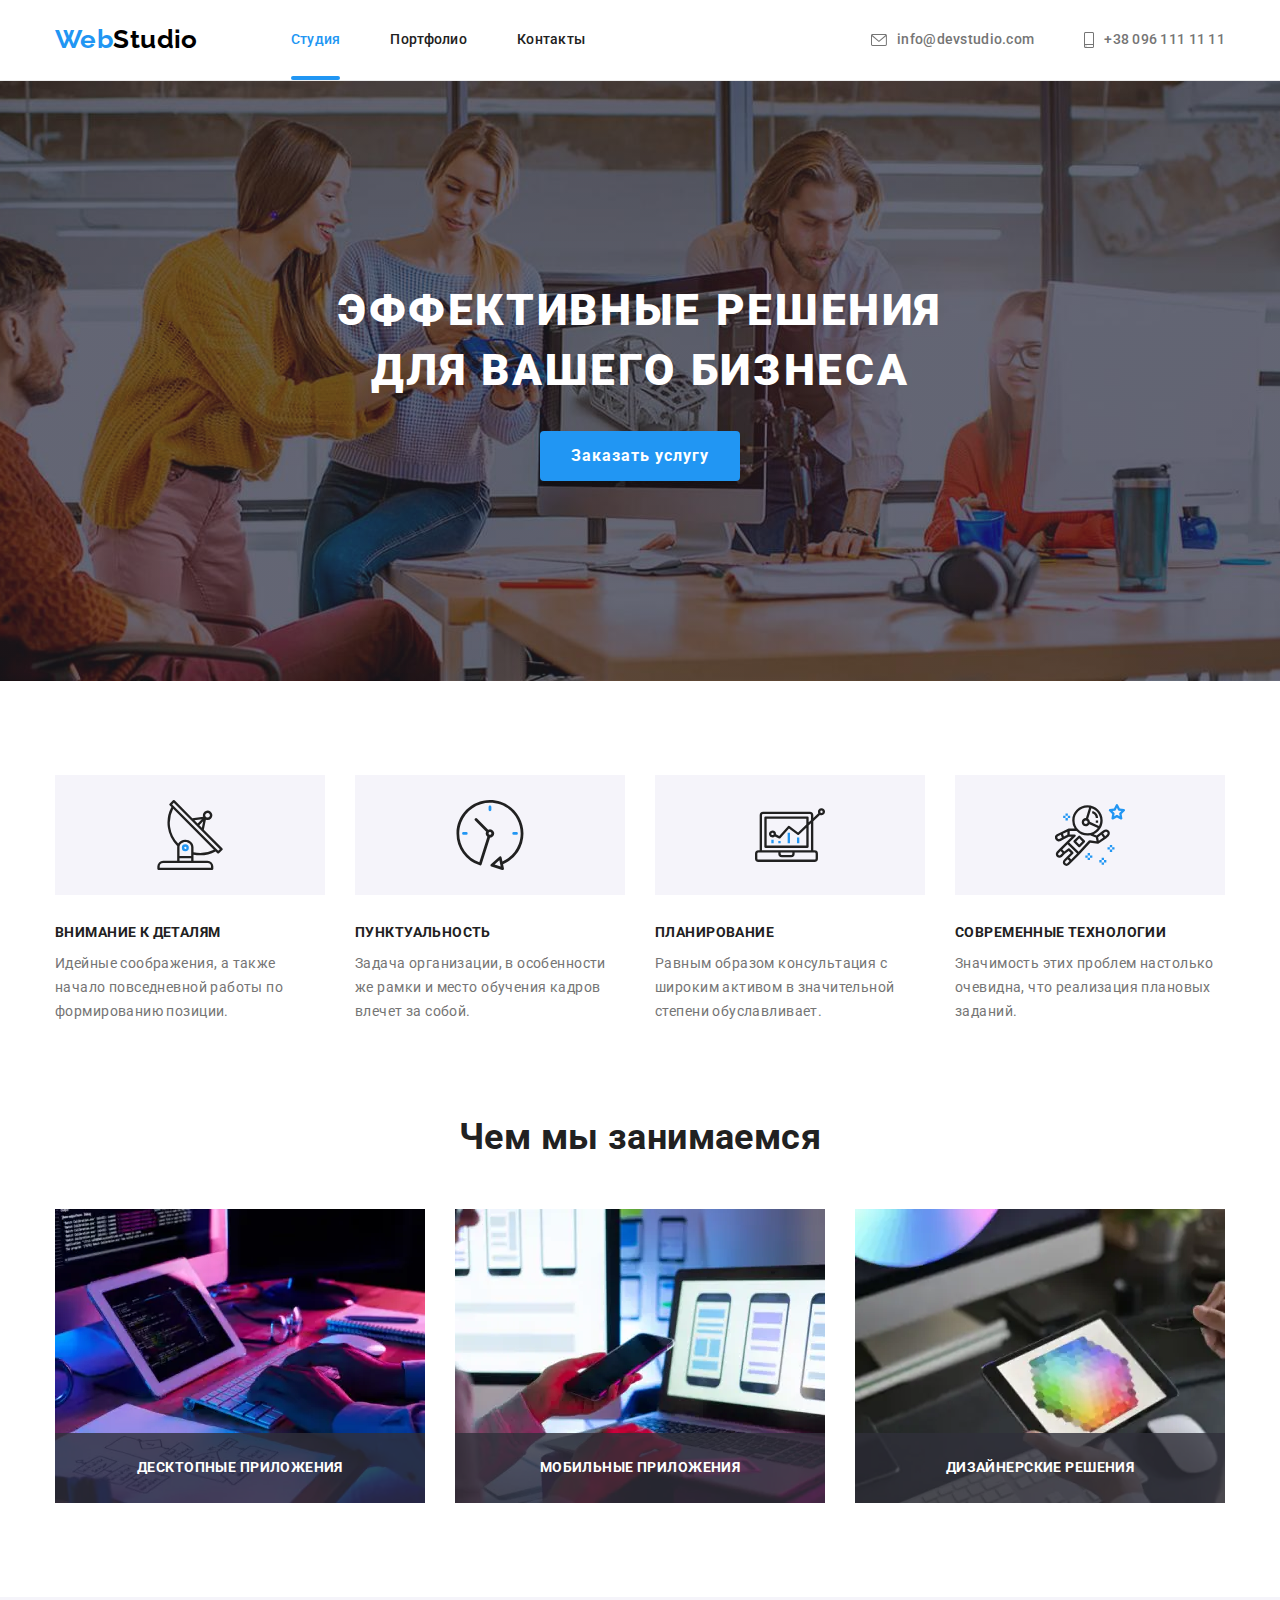
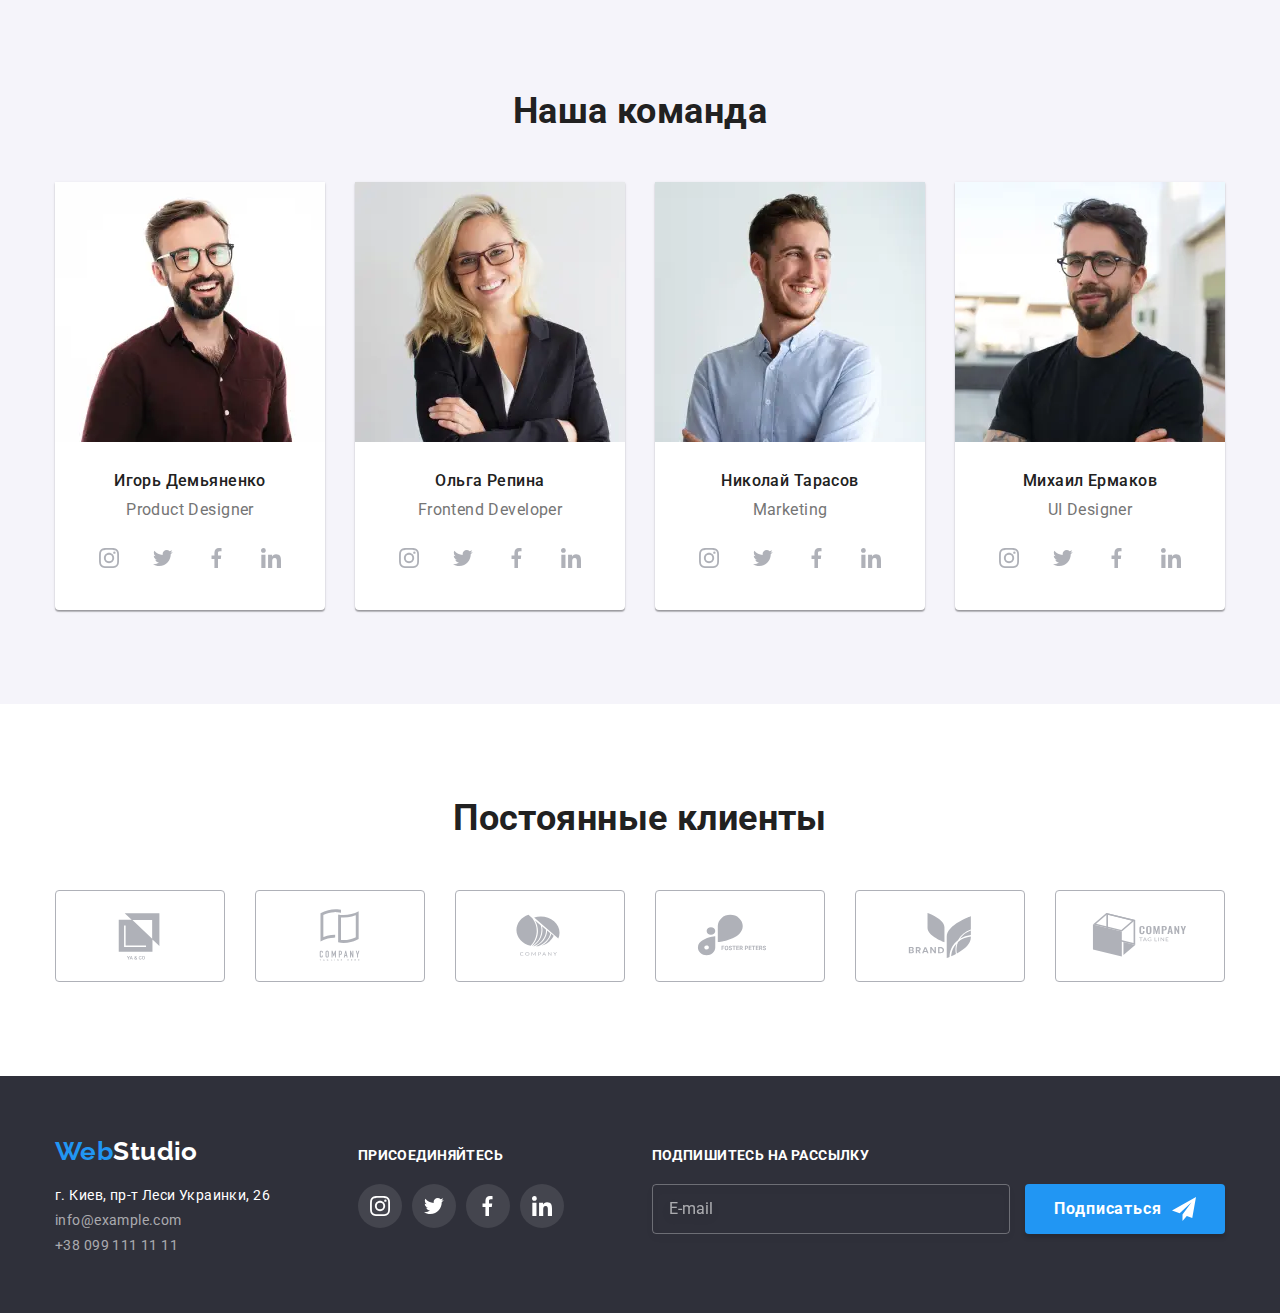
<file: index.html>
<!DOCTYPE html>
<html lang="ru">
  <head>
    <meta charset="UTF-8" />
    <meta http-equiv="X-UA-Compatible" content="IE=edge" />
    <meta name="viewport" content="width=device-width, initial-scale=1.0" />
    <title>Моя Студия</title>
    <link rel="preconnect" href="https://fonts.gstatic.com" />
    <link
      href="https://fonts.googleapis.com/css2?family=Raleway:wght@700&family=Roboto:wght@400;500;700;900&display=swap"
      rel="stylesheet"
    />
    <link
      rel="stylesheet"
      href="https://cdnjs.cloudflare.com/ajax/libs/modern-normalize/1.0.0/modern-normalize.min.css"
    />
    <link rel="stylesheet" href="./css/main.min.css" />
  </head>

  <body>
    <!-- Шапка -->
    <header class="header">
      <div class="container header__container">
        <nav class="site-nav">
          <a href="./index.html" class="logo header__logo">
            <span class="logo--accent">Web</span>Studio</a
          >
          <button class="site-nav__button" type="button" data-menu-button>
            <svg width="24px" height="16px">
              <use href="./images/icons.svg#menu-open"></use>
            </svg>
          </button>
          <ul class="site-nav__list">
            <li class="site-nav__item">
              <a href="./index.html" class="site-nav__link current">Студия</a>
            </li>
            <li class="site-nav__item">
              <a href="./portfolio.html" class="site-nav__link">Портфолио</a>
            </li>
            <li class="site-nav__item">
              <a href="#" class="site-nav__link">Контакты</a>
            </li>
          </ul>
        </nav>
        <ul class="contacts">
          <li class="contacts__item">
            <a href="mailto:info@devstudio.com" class="contacts__link">
              <svg class="contacts__icon" width="16" height="12">
                <use href="./images/icons.svg#mail"></use>
              </svg>
              info@devstudio.com</a
            >
          </li>
          <li class="contacts__item">
            <a href="tel:+380961111111" class="contacts__link">
              <svg class="contacts__icon" width="10" height="16">
                <use href="./images/icons.svg#smartphone"></use>
              </svg>
              +38 096 111 11 11</a
            >
          </li>
        </ul>
      </div>

      <!-- Мобильное меню -->
      <div class="mobile-menu" data-menu>
        <button class="mobile-menu__button" data-menu-close>
          <svg class="mobile-menu__icon">
            <use href="./images/icons.svg#menu-close"></use>
          </svg>
        </button>

        <nav class="mobile-nav">
          <ul class="mobile-nav__list">
            <li class="mobile-nav__item">
              <a href="./index.html" class="mobile-nav__link">Студия</a>
            </li>
            <li class="mobile-nav__item">
              <a href="./portfolio.html" class="mobile-nav__link">Портфолио</a>
            </li>
            <li class="mobile-nav__item">
              <a href="#" class="mobile-nav__link">Контакты</a>
            </li>
          </ul>
        </nav>

        <div class="mobile-contacts">
          <a href="tel:+380961111111" class="mobile-contacts__tel">+38 096 111 11 11</a>
          <a href="mailto:info@devstudio.com" class="mobile-contacts__mail">info@devstudio.com</a>

          <ul class="mobile-socials">
            <li class="mobile-socials__item">
              <a href="#" class="mobile-socials__link">Instagram</a>
            </li>
            <li class="mobile-socials__item">
              <a href="#" class="mobile-socials__link">Twitter</a>
            </li>
            <li class="mobile-socials__item">
              <a href="#" class="mobile-socials__link">Facebook</a>
            </li>
            <li class="mobile-socials__item">
              <a href="#" class="mobile-socials__link">LinkedIn</a>
            </li>
          </ul>
        </div>
      </div>
    </header>

    <!-- Мейн контент -->
    <main>
      <!-- Герой -->
      <section class="hero">
        <div class="hero__background">
          <div class="container">
            <h1 class="hero__title">Эффективные решения для вашего бизнеса</h1>
            <button type="button" class="button" data-modal-open>Заказать услугу</button>
          </div>
        </div>
      </section>

      <!-- Преимущества -->
      <section class="section section__no-padding-bottom">
        <h2 class="visually-hidden">Наши Преимущества</h2>
        <div class="container">
          <ul class="features">
            <li class="features__item">
              <div class="features__image">
                <svg class="features__icon">
                  <use href="./images/icons.svg#antenna"></use>
                </svg>
              </div>
              <h3 class="features__title">Внимание к деталям</h3>
              <p class="features__desc">
                Идейные соображения, а также начало повседневной работы по формированию позиции.
              </p>
            </li>
            <li class="features__item">
              <div class="features__image">
                <svg class="features__icon">
                  <use href="./images/icons.svg#clock"></use>
                </svg>
              </div>
              <h3 class="features__title">Пунктуальность</h3>
              <p class="features__desc">
                Задача организации, в особенности же рамки и место обучения кадров влечет за собой.
              </p>
            </li>
            <li class="features__item">
              <div class="features__image">
                <svg class="features__icon">
                  <use href="./images/icons.svg#diagram"></use>
                </svg>
              </div>
              <h3 class="features__title">Планирование</h3>
              <p class="features__desc">
                Равным образом консультация с широким активом в значительной степени обуславливает.
              </p>
            </li>
            <li class="features__item">
              <div class="features__image">
                <svg class="features__icon">
                  <use href="./images/icons.svg#astronaut"></use>
                </svg>
              </div>
              <h3 class="features__title">Современные технологии</h3>
              <p class="features__desc">
                Значимость этих проблем настолько очевидна, что реализация плановых заданий.
              </p>
            </li>
          </ul>
        </div>
      </section>

      <!-- Чем мы занимаемся -->
      <section class="section hide">
        <div class="container">
          <h2 class="section-title">Чем мы занимаемся</h2>
          <ul class="occupation">
            <li class="occupation__card">
              <picture>
                <source
                  srcset="./images/desktop/feature1.webp 1x, ./images/desktop/feature1@2x.webp 2x"
                  media="(min-width: 1200px)"
                  type="image/webp"
                />
                <source
                  srcset="./images/desktop/feature1.jpg 1x, ./images/desktop/feature1@2x.jpg 2x"
                  media="(min-width: 1200px)"
                />
                <img src="#" alt="рабочий стол" width="370" height="294" />
              </picture>
              <p class="occupation__overlay">Десктопные приложения</p>
            </li>
            <li class="occupation__card">
              <picture>
                <source
                  srcset="./images/desktop/feature2.webp 1x, ./images/desktop/feature2@2x.webp 2x"
                  media="(min-width: 1200px)"
                  type="image/webp"
                />
                <source
                  srcset="./images/desktop/feature2.jpg 1x, ./images/desktop/feature2@2x.jpg 2x"
                  media="(min-width: 1200px)"
                />
                <img src="#" alt="человек с телефоном возле ноутбука" width="370" height="294" />
              </picture>
              <p class="occupation__overlay">Мобильные приложения</p>
            </li>
            <li class="occupation__card">
              <picture>
                <source
                  srcset="./images/desktop/feature3.webp 1x, ./images/desktop/feature3@2x.webp 2x"
                  media="(min-width: 1200px)"
                  type="image/webp"
                />
                <source
                  srcset="./images/desktop/feature3.jpg 1x, ./images/desktop/feature3@2x.jpg 2x"
                  media="(min-width: 1200px)"
                />
                <img src="#" alt="человек с планшетом" width="370" height="294" />
              </picture>
              <p class="occupation__overlay">Дизайнерские решения</p>
            </li>
          </ul>
        </div>
      </section>

      <!-- Наша команда -->
      <section class="section section--bg-gray">
        <div class="container">
          <h2 class="section-title">Наша команда</h2>
          <ul class="team">
            <li class="team__card">
              <picture>
                <source
                  srcset="./images/desktop/team1.webp 1x, ./images/desktop/team1@2x.webp 2x"
                  media="(min-width: 1200px)"
                  type="image/webp"
                />
                <source
                  srcset="./images/desktop/team1.jpg 1x, ./images/desktop/team1@2x.jpg 2x"
                  media="(min-width: 1200px)"
                />
                <source
                  srcset="./images/tablet/team1.webp 1x, ./images/tablet/team1@2x.webp 2x"
                  media="(min-width: 768px)"
                  type="image/webp"
                />
                <source
                  srcset="./images/tablet/team1.jpg 1x, ./images/tablet/team1@2x.jpg 2x"
                  media="(min-width: 768px)"
                />
                <source
                  srcset="./images/mobile/team1.webp 1x, ./images/mobile/team1@2x.webp 2x"
                  media="(max-width: 767px)"
                  type="image/webp"
                />
                <source
                  srcset="./images/mobile/team1.jpg 1x, ./images/mobile/team1@2x.jpg 2x"
                  media="(max-width: 767px)"
                />
                <img class="team__photo" src="#" alt="мужчина в очках и бордовой рубашке" />
              </picture>
              <div class="team__meta">
                <h3 class="team__name">Игорь Демьяненко</h3>
                <p lang="en" class="team__role">Product Designer</p>
                <ul class="socials">
                  <li class="socials__item">
                    <a class="socials__link" href="#">
                      <svg class="socials__icon">
                        <use href="./images/icons.svg#instagram"></use>
                      </svg>
                    </a>
                  </li>
                  <li>
                    <a class="socials__link" href="#">
                      <svg class="socials__icon">
                        <use href="./images/icons.svg#twitter"></use>
                      </svg>
                    </a>
                  </li>
                  <li>
                    <a class="socials__link" href="#"
                      ><svg class="socials__icon">
                        <use href="./images/icons.svg#facebook"></use>
                      </svg>
                    </a>
                  </li>
                  <li>
                    <a class="socials__link" href="#"
                      ><svg class="socials__icon">
                        <use href="./images/icons.svg#linkedin"></use>
                      </svg>
                    </a>
                  </li>
                </ul>
              </div>
            </li>

            <li class="team__card">
              <picture>
                <source
                  srcset="./images/desktop/team2.webp 1x, ./images/desktop/team2@2x.webp 2x"
                  media="(min-width: 1200px)"
                  type="image/webp"
                />
                <source
                  srcset="./images/desktop/team2.jpg 1x, ./images/desktop/team2@2x.jpg 2x"
                  media="(min-width: 1200px)"
                />
                <source
                  srcset="./images/tablet/team2.webp 1x, ./images/tablet/team2@2x.webp 2x"
                  media="(min-width: 768px)"
                  type="image/webp"
                />
                <source
                  srcset="./images/tablet/team2.jpg 1x, ./images/tablet/team2@2x.jpg 2x"
                  media="(min-width: 768px)"
                />
                <source
                  srcset="./images/mobile/team2.webp 1x, ./images/mobile/team2@2x.webp 2x"
                  media="(max-width: 767px)"
                  type="image/webp"
                />
                <source
                  srcset="./images/mobile/team2.jpg 1x, ./images/mobile/team2@2x.jpg 2x"
                  media="(max-width: 767px)"
                />
                <img class="team__photo" src="#" alt="девушка в очках в черном пиджаке" />
              </picture>
              <div class="team__meta">
                <h3 class="team__name">Ольга Репина</h3>
                <p lang="en" class="team__role">Frontend Developer</p>
                <ul class="socials">
                  <li class="socials__item">
                    <a class="socials__link" href="#">
                      <svg class="socials__icon">
                        <use href="./images/icons.svg#instagram"></use>
                      </svg>
                    </a>
                  </li>
                  <li>
                    <a class="socials__link" href="#">
                      <svg class="socials__icon">
                        <use href="./images/icons.svg#twitter"></use>
                      </svg>
                    </a>
                  </li>
                  <li>
                    <a class="socials__link" href="#"
                      ><svg class="socials__icon">
                        <use href="./images/icons.svg#facebook"></use>
                      </svg>
                    </a>
                  </li>
                  <li>
                    <a class="socials__link" href="#"
                      ><svg class="socials__icon">
                        <use href="./images/icons.svg#linkedin"></use>
                      </svg>
                    </a>
                  </li>
                </ul>
              </div>
            </li>

            <li class="team__card">
              <picture>
                <source
                  srcset="./images/desktop/team3.webp 1x, ./images/desktop/team3@2x.webp 2x"
                  media="(min-width: 1200px)"
                  type="image/webp"
                />
                <source
                  srcset="./images/desktop/team3.jpg 1x, ./images/desktop/team3@2x.jpg 2x"
                  media="(min-width: 1200px)"
                />
                <source
                  srcset="./images/tablet/team3.webp 1x, ./images/tablet/team3@2x.webp 2x"
                  media="(min-width: 768px)"
                  type="image/webp"
                />
                <source
                  srcset="./images/tablet/team3.jpg 1x, ./images/tablet/team3@2x.jpg 2x"
                  media="(min-width: 768px)"
                />
                <source
                  srcset="./images/mobile/team3.webp 1x, ./images/mobile/team3@2x.webp 2x"
                  media="(max-width: 767px)"
                  type="image/webp"
                />
                <source
                  srcset="./images/mobile/team3.jpg 1x, ./images/mobile/team3@2x.jpg 2x"
                  media="(max-width: 767px)"
                />
                <img class="team__photo" src="#" alt="мужчина в светлой рубашке" />
              </picture>
              <div class="team__meta">
                <h3 class="team__name">Николай Тарасов</h3>
                <p lang="en" class="team__role">Marketing</p>
                <ul class="socials">
                  <li class="socials__item">
                    <a class="socials__link" href="#">
                      <svg class="socials__icon">
                        <use href="./images/icons.svg#instagram"></use>
                      </svg>
                    </a>
                  </li>
                  <li>
                    <a class="socials__link" href="#">
                      <svg class="socials__icon">
                        <use href="./images/icons.svg#twitter"></use>
                      </svg>
                    </a>
                  </li>
                  <li>
                    <a class="socials__link" href="#"
                      ><svg class="socials__icon">
                        <use href="./images/icons.svg#facebook"></use>
                      </svg>
                    </a>
                  </li>
                  <li>
                    <a class="socials__link" href="#"
                      ><svg class="socials__icon">
                        <use href="./images/icons.svg#linkedin"></use>
                      </svg>
                    </a>
                  </li>
                </ul>
              </div>
            </li>

            <li class="team__card">
              <picture>
                <source
                  srcset="./images/desktop/team4.webp 1x, ./images/desktop/team4@2x.webp 2x"
                  media="(min-width: 1200px)"
                  type="image/webp"
                />
                <source
                  srcset="./images/desktop/team4.jpg 1x, ./images/desktop/team4@2x.jpg 2x"
                  media="(min-width: 1200px)"
                />
                <source
                  srcset="./images/tablet/team4.webp 1x, ./images/tablet/team4@2x.webp 2x"
                  media="(min-width: 768px)"
                  type="image/webp"
                />
                <source
                  srcset="./images/tablet/team4.jpg 1x, ./images/tablet/team4@2x.jpg 2x"
                  media="(min-width: 768px)"
                />
                <source
                  srcset="./images/mobile/team4.webp 1x, ./images/mobile/team4@2x.webp 2x"
                  media="(max-width: 767px)"
                  type="image/webp"
                />
                <source
                  srcset="./images/mobile/team4.jpg 1x, ./images/mobile/team4@2x.jpg 2x"
                  media="(max-width: 767px)"
                />
                <img class="team__photo" src="#" alt="мужчина в очках в черной футболке" />
              </picture>
              <div class="team__meta">
                <h3 class="team__name">Михаил Ермаков</h3>
                <p lang="en" class="team__role">UI Designer</p>
                <ul class="socials">
                  <li>
                    <a class="socials__link" href="#">
                      <svg class="socials__icon">
                        <use href="./images/icons.svg#instagram"></use>
                      </svg>
                    </a>
                  </li>
                  <li>
                    <a class="socials__link" href="#">
                      <svg class="socials__icon">
                        <use href="./images/icons.svg#twitter"></use>
                      </svg>
                    </a>
                  </li>
                  <li>
                    <a class="socials__link" href="#"
                      ><svg class="socials__icon">
                        <use href="./images/icons.svg#facebook"></use>
                      </svg>
                    </a>
                  </li>
                  <li>
                    <a class="socials__link" href="#"
                      ><svg class="socials__icon">
                        <use href="./images/icons.svg#linkedin"></use>
                      </svg>
                    </a>
                  </li>
                </ul>
              </div>
            </li>
          </ul>
        </div>
      </section>

      <!-- Постоянные клиенты -->

      <section class="section">
        <div class="container">
          <h2 class="section-title">Постоянные клиенты</h2>
          <ul class="clients">
            <li class="clients__item">
              <a class="clients__link" href="#">
                <svg class="clients__icon">
                  <use href="./images/icons.svg#company1"></use>
                </svg>
              </a>
            </li>
            <li class="clients__item">
              <a class="clients__link" href="#">
                <svg class="clients__icon">
                  <use href="./images/icons.svg#company2"></use>
                </svg>
              </a>
            </li>
            <li class="clients__item">
              <a class="clients__link" href="#">
                <svg class="clients__icon">
                  <use href="./images/icons.svg#company3"></use>
                </svg>
              </a>
            </li>
            <li class="clients__item">
              <a class="clients__link" href="#">
                <svg class="clients__icon">
                  <use href="./images/icons.svg#company4"></use>
                </svg>
              </a>
            </li>
            <li class="clients__item">
              <a class="clients__link" href="#">
                <svg class="clients__icon">
                  <use href="./images/icons.svg#company5"></use>
                </svg>
              </a>
            </li>
            <li class="clients__item">
              <a class="clients__link" href="#">
                <svg class="clients__icon">
                  <use href="./images/icons.svg#company6"></use>
                </svg>
              </a>
            </li>
          </ul>
        </div>
      </section>
    </main>

    <!-- Футер -->
    <footer class="footer">
      <div class="container footer__container">
        <div class="footer__contact-list">
          <a href="./index.html" class="logo footer__logo">
            <span class="logo--accent">Web</span>Studio</a
          >

          <!-- Контакты -->
          <address class="address">
            <a
              href="https://goo.gl/maps/G6rtZ1gUc4YY847D7"
              class="address__link address__link--white"
              >г. Киев, пр-т Леси Украинки, 26</a
            >
            <a href="mailto:info@example.com" class="address__link">info@example.com</a>
            <a href="tel:+380991111111" class="address__link">+38 099 111 11 11</a>
          </address>
        </div>

        <!-- Соц сети -->
        <div class="footer__socials">
          <h3 class="slogan">присоединяйтесь</h3>
          <ul class="socials">
            <li class="socials__item">
              <a class="socials__link" href="#">
                <svg class="socials__icon socials__icon--dark">
                  <use href="./images/icons.svg#instagram"></use>
                </svg>
              </a>
            </li>
            <li class="socials__item">
              <a class="socials__link" href="#">
                <svg class="socials__icon socials__icon--dark">
                  <use href="./images/icons.svg#twitter"></use>
                </svg>
              </a>
            </li>
            <li class="socials__item">
              <a class="socials__link" href="#">
                <svg class="socials__icon socials__icon--dark">
                  <use href="./images/icons.svg#facebook"></use>
                </svg>
              </a>
            </li>
            <li class="socials__item">
              <a class="socials__link" href="#">
                <svg class="socials__icon socials__icon--dark">
                  <use href="./images/icons.svg#linkedin"></use>
                </svg>
              </a>
            </li>
          </ul>
        </div>

        <!-- Подписка -->
        <form class="subscribe">
          <b class="slogan">Подпишитесь на рассылку</b>
          <input class="subscribe__input" type="email" placeholder="E-mail" name="email" />
          <button class="button" type="submit">
            Подписаться
            <svg class="subscribe__icon">
              <use href="./images/icons.svg#send"></use>
            </svg>
          </button>
        </form>
      </div>
    </footer>

    <!-- Модальное окно -->
    <div class="backdrop is-hidden" data-modal>
      <div class="modal">
        <b class="modal__title">Оставьте свои данные, мы вам перезвоним</b>
        <form class="form">
          <label class="form__name" for="user-name">Имя</label>
          <span class="form__thumb">
            <input class="form__input" type="text" id="user-name" name="user-name" required />
            <svg class="form__icon">
              <use href="./images/icons.svg#modal-pesron"></use>
            </svg>
          </span>
          <label class="form__name" for="user-tel">Телефон</label>
          <span class="form__thumb">
            <input class="form__input" type="tel" id="user-tel" name="phone-number" required />
            <svg class="form__icon">
              <use href="./images/icons.svg#modal-phone"></use>
            </svg>
          </span>
          <label class="form__name" for="user-mail">Почта</label>
          <span class="form__thumb">
            <input class="form__input" type="email" id="user-mail" name="email" required />
            <svg class="form__icon">
              <use href="./images/icons.svg#modal-email"></use>
            </svg>
          </span>
          <label class="form__name" for="user-comment">Комментарий</label>
          <textarea
            class="form__input form__comment"
            name="comment"
            id="user-comment"
            placeholder="Введите текст"
          ></textarea>
          <label class="form__policy">
            <input
              class="form__checkbox visually-hidden"
              type="checkbox"
              name="policy"
              value="policy"
              required
            />
            <span class="form__checkbox">
              <svg class="form__checkbox--inactive">
                <use href="./images/icons.svg#modal-checkbox"></use>
              </svg>
              <svg class="form__checkbox--active">
                <use href="./images/icons.svg#modal-checkbox-checked"></use>
              </svg>
            </span>
            Соглашаюсь с рассылкой и принимаю
            <a class="form__link" href="#">Условия договора</a>
          </label>
          <button class="button form__button" type="submit">Отправить</button>
        </form>
        <button class="modal__button" data-modal-close>
          <svg width="18" height="18">
            <use href="./images/icons.svg#modal-close"></use>
          </svg>
        </button>
      </div>
    </div>

    <script src="./js/menu.js"></script>
    <script src="./js/modal.js"></script>
  </body>
</html>
</file>
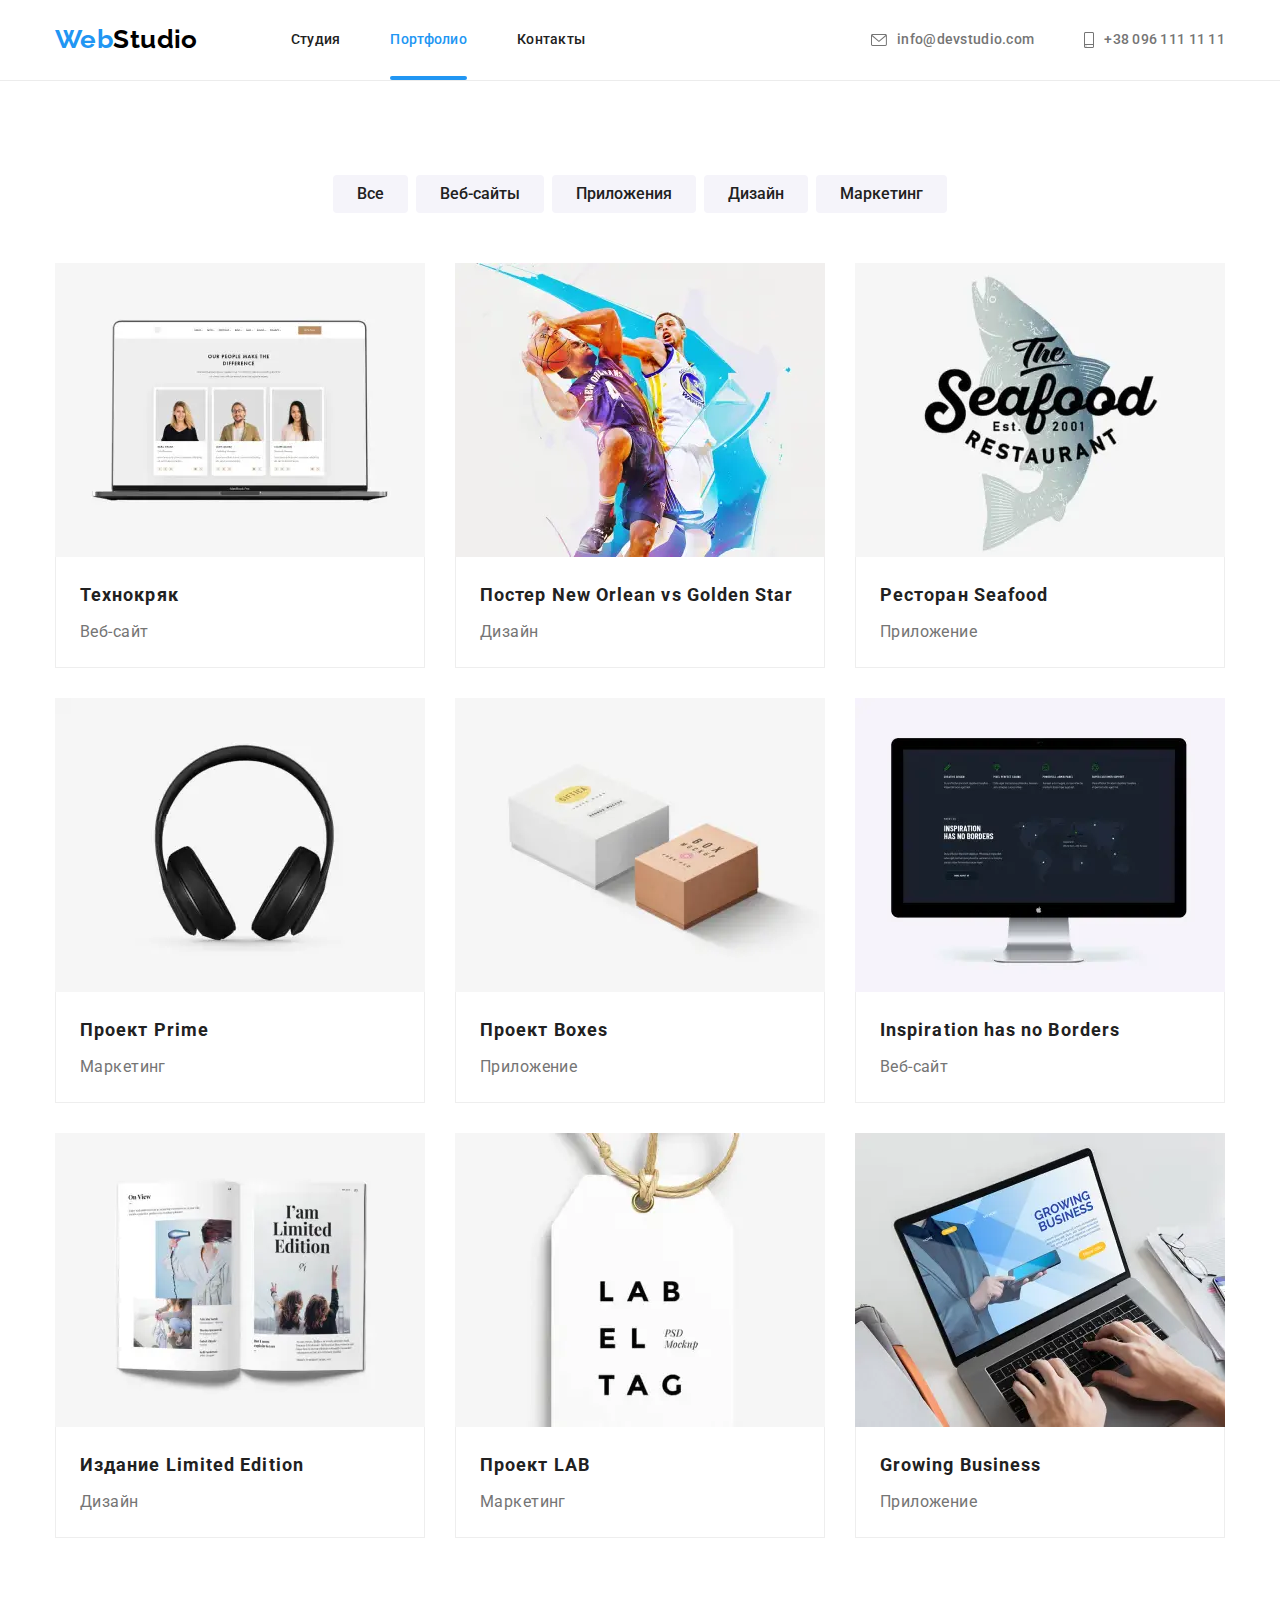
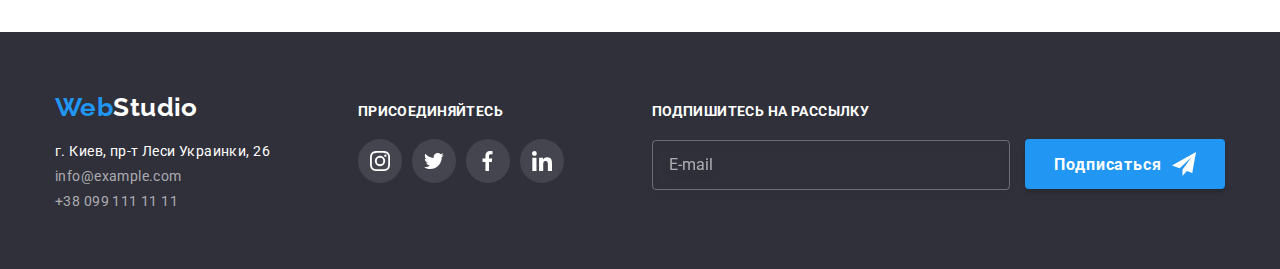
<file: portfolio.html>
<!DOCTYPE html>
<html lang="ru">
  <head>
    <meta charset="UTF-8" />
    <meta http-equiv="X-UA-Compatible" content="IE=edge" />
    <meta name="viewport" content="width=device-width, initial-scale=1.0" />
    <title>Моя Студия</title>
    <link rel="preconnect" href="https://fonts.gstatic.com" />
    <link
      href="https://fonts.googleapis.com/css2?family=Raleway:wght@700&family=Roboto:wght@400;500;700;900&display=swap"
      rel="stylesheet"
    />
    <link
      rel="stylesheet"
      href="https://cdnjs.cloudflare.com/ajax/libs/modern-normalize/1.0.0/modern-normalize.min.css"
    />
    <link rel="stylesheet" href="./css/main.min.css" />
  </head>

  <body>
    <!-- Шапка -->
    <header class="header">
      <div class="container header__container">
        <nav class="site-nav">
          <a href="./index.html" class="logo header__logo">
            <span class="logo--accent">Web</span>Studio</a
          >
          <button class="site-nav__button" type="button" data-menu-button>
            <svg width="24px" height="16px">
              <use href="./images/icons.svg#menu-open"></use>
            </svg>
          </button>
          <ul class="site-nav__list">
            <li class="site-nav__item">
              <a href="./index.html" class="site-nav__link">Студия</a>
            </li>
            <li class="site-nav__item">
              <a href="./portfolio.html" class="site-nav__link current">Портфолио</a>
            </li>
            <li class="site-nav__item">
              <a href="#" class="site-nav__link">Контакты</a>
            </li>
          </ul>
        </nav>
        <ul class="contacts">
          <li class="contacts__item">
            <a href="mailto:info@devstudio.com" class="contacts__link">
              <svg class="contacts__icon" width="16" height="12">
                <use href="./images/icons.svg#mail"></use>
              </svg>
              info@devstudio.com</a
            >
          </li>
          <li class="contacts__item">
            <a href="tel:+380961111111" class="contacts__link">
              <svg class="contacts__icon" width="10" height="16">
                <use href="./images/icons.svg#smartphone"></use>
              </svg>
              +38 096 111 11 11</a
            >
          </li>
        </ul>
      </div>

      <!-- Мобильное меню -->
      <div class="mobile-menu" data-menu>
        <button class="mobile-menu__button" data-menu-close>
          <svg class="mobile-menu__icon">
            <use href="./images/icons.svg#menu-close"></use>
          </svg>
        </button>

        <nav class="mobile-nav">
          <ul class="mobile-nav__list">
            <li class="mobile-nav__item">
              <a href="./index.html" class="mobile-nav__link">Студия</a>
            </li>
            <li class="mobile-nav__item">
              <a href="./portfolio.html" class="mobile-nav__link">Портфолио</a>
            </li>
            <li class="mobile-nav__item">
              <a href="#" class="mobile-nav__link">Контакты</a>
            </li>
          </ul>
        </nav>

        <div class="mobile-contacts">
          <a href="tel:+380961111111" class="mobile-contacts__tel">+38 096 111 11 11</a>
          <a href="mailto:info@devstudio.com" class="mobile-contacts__mail">info@devstudio.com</a>

          <ul class="mobile-socials">
            <li class="mobile-socials__item">
              <a href="#" class="mobile-socials__link">Instagram</a>
            </li>
            <li class="mobile-socials__item">
              <a href="#" class="mobile-socials__link">Twitter</a>
            </li>
            <li class="mobile-socials__item">
              <a href="#" class="mobile-socials__link">Facebook</a>
            </li>
            <li class="mobile-socials__item">
              <a href="#" class="mobile-socials__link">LinkedIn</a>
            </li>
          </ul>
        </div>
      </div>
    </header>

    <!-- Мейн контент -->
    <main>
      <section class="section">
        <h1 class="visually-hidden">Портфолио</h1>
        <div class="container">
          <!-- Фильтр -->
          <ul class="filter">
            <li class="filter__item">
              <button type="button" class="filter__button">Все</button>
            </li>
            <li class="filter__item">
              <button type="button" class="filter__button">Веб-сайты</button>
            </li>
            <li class="filter__item">
              <button type="button" class="filter__button">Приложения</button>
            </li>
            <li class="filter__item">
              <button type="button" class="filter__button">Дизайн</button>
            </li>
            <li class="filter__item">
              <button type="button" class="filter__button">Маркетинг</button>
            </li>
          </ul>

          <!-- Список работ -->
          <ul class="works">
            <li class="works__item">
              <a class="product" href="#">
                <div class="product__thumb">
                  <picture>
                    <source
                      srcset="./images/desktop/work1.webp 1x, ./images/desktop/work1@2x.webp 2x"
                      media="(min-width: 1200px)"
                      type="image/webp"
                    />
                    <source
                      srcset="./images/desktop/work1.jpg 1x, ./images/desktop/work1@2x.jpg 2x"
                      media="(min-width: 1200px)"
                    />
                    <source
                      srcset="./images/tablet/work1.webp 1x, ./images/tablet/work1@2x.webp 2x"
                      media="(min-width: 768px)"
                      type="image/webp"
                    />
                    <source
                      srcset="./images/tablet/work1.jpg 1x, ./images/tablet/work1@2x.jpg 2x"
                      media="(min-width: 768px)"
                    />
                    <source
                      srcset="./images/mobile/work1.webp 1x, ./images/mobile/work1@2x.webp 2x"
                      media="(max-width: 767px)"
                      type="image/webp"
                    />
                    <source
                      srcset="./images/mobile/work1.jpg 1x, ./images/mobile/work1@2x.jpg 2x"
                      media="(max-width: 767px)"
                    />
                    <img class="product__img" src="#" alt="ноутбук" />
                  </picture>
                  <div class="product__overlay">
                    <p class="product__text">
                      Технокряк это современная площадка распространения коронавируса. Компании
                      используют эту платформу для цифрового шпионажа и атак на защищённые сервера
                      конкурентов.
                    </p>
                  </div>
                </div>
                <div class="product__meta">
                  <h2 class="product__item">Технокряк</h2>
                  <p class="product__id">Веб-сайт</p>
                </div>
              </a>
            </li>

            <li class="works__item">
              <a class="product" href="#">
                <div class="product__thumb">
                  <picture>
                    <source
                      srcset="./images/desktop/work2.webp 1x, ./images/desktop/work2@2x.webp 2x"
                      media="(min-width: 1200px)"
                      type="image/webp"
                    />
                    <source
                      srcset="./images/desktop/work2.jpg 1x, ./images/desktop/work2@2x.jpg 2x"
                      media="(min-width: 1200px)"
                    />
                    <source
                      srcset="./images/tablet/work2.webp 1x, ./images/tablet/work2@2x.webp 2x"
                      media="(min-width: 768px)"
                      type="image/webp"
                    />
                    <source
                      srcset="./images/tablet/work2.jpg 1x, ./images/tablet/work2@2x.jpg 2x"
                      media="(min-width: 768px)"
                    />
                    <source
                      srcset="./images/mobile/work2.webp 1x, ./images/mobile/work2@2x.webp 2x"
                      media="(max-width: 767px)"
                      type="image/webp"
                    />
                    <source
                      srcset="./images/mobile/work2.jpg 1x, ./images/mobile/work2@2x.jpg 2x"
                      media="(max-width: 767px)"
                    />
                    <img class="product__img" src="#" alt="баскетболисты" />
                  </picture>
                  <div class="product__overlay">
                    <p class="product__text">
                      Технокряк это современная площадка распространения коронавируса. Компании
                      используют эту платформу для цифрового шпионажа и атак на защищённые сервера
                      конкурентов.
                    </p>
                  </div>
                </div>
                <div class="product__meta">
                  <h2 class="product__item">
                    Постер <span lang="en">New Orlean vs Golden Star</span>
                  </h2>
                  <p class="product__id">Дизайн</p>
                </div>
              </a>
            </li>

            <li class="works__item">
              <a class="product" href="#">
                <div class="product__thumb">
                  <picture>
                    <source
                      srcset="./images/desktop/work3.webp 1x, ./images/desktop/work3@2x.webp 2x"
                      media="(min-width: 1200px)"
                      type="image/webp"
                    />
                    <source
                      srcset="./images/desktop/work3.jpg 1x, ./images/desktop/work3@2x.jpg 2x"
                      media="(min-width: 1200px)"
                    />
                    <source
                      srcset="./images/tablet/work3.webp 1x, ./images/tablet/work3@2x.webp 2x"
                      media="(min-width: 768px)"
                      type="image/webp"
                    />
                    <source
                      srcset="./images/tablet/work3.jpg 1x, ./images/tablet/work3@2x.jpg 2x"
                      media="(min-width: 768px)"
                    />
                    <source
                      srcset="./images/mobile/work3.webp 1x, ./images/mobile/work3@2x.webp 2x"
                      media="(max-width: 767px)"
                      type="image/webp"
                    />
                    <source
                      srcset="./images/mobile/work3.jpg 1x, ./images/mobile/work3@2x.jpg 2x"
                      media="(max-width: 767px)"
                    />
                    <img
                      class="product__img"
                      src="#"
                      alt="надпись ресторан морской еды на фоне рыбы"
                    />
                  </picture>
                  <div class="product__overlay">
                    <p class="product__text">
                      Технокряк это современная площадка распространения коронавируса. Компании
                      используют эту платформу для цифрового шпионажа и атак на защищённые сервера
                      конкурентов.
                    </p>
                  </div>
                </div>
                <div class="product__meta">
                  <h2 class="product__item">Ресторан <span lang="en">Seafood</span></h2>
                  <p class="product__id">Приложение</p>
                </div>
              </a>
            </li>

            <li class="works__item">
              <a class="product" href="#">
                <div class="product__thumb">
                  <picture>
                    <source
                      srcset="./images/desktop/work4.webp 1x, ./images/desktop/work4@2x.webp 2x"
                      media="(min-width: 1200px)"
                      type="image/webp"
                    />
                    <source
                      srcset="./images/desktop/work4.jpg 1x, ./images/desktop/work4@2x.jpg 2x"
                      media="(min-width: 1200px)"
                    />
                    <source
                      srcset="./images/tablet/work4.webp 1x, ./images/tablet/work4@2x.webp 2x"
                      media="(min-width: 768px)"
                      type="image/webp"
                    />
                    <source
                      srcset="./images/tablet/work4.jpg 1x, ./images/tablet/work4@2x.jpg 2x"
                      media="(min-width: 768px)"
                    />
                    <source
                      srcset="./images/mobile/work4.webp 1x, ./images/mobile/work4@2x.webp 2x"
                      media="(max-width: 767px)"
                      type="image/webp"
                    />
                    <source
                      srcset="./images/mobile/work4.jpg 1x, ./images/mobile/work4@2x.jpg 2x"
                      media="(max-width: 767px)"
                    />
                    <img class="product__img" src="#" alt="наушники" />
                  </picture>
                  <div class="product__overlay">
                    <p class="product__text">
                      Технокряк это современная площадка распространения коронавируса. Компании
                      используют эту платформу для цифрового шпионажа и атак на защищённые сервера
                      конкурентов.
                    </p>
                  </div>
                </div>
                <div class="product__meta">
                  <h2 class="product__item">Проект <span lang="en">Prime</span></h2>
                  <p class="product__id">Маркетинг</p>
                </div>
              </a>
            </li>

            <li class="works__item">
              <a class="product" href="#">
                <div class="product__thumb">
                  <picture>
                    <source
                      srcset="./images/desktop/work5.webp 1x, ./images/desktop/work5@2x.webp 2x"
                      media="(min-width: 1200px)"
                      type="image/webp"
                    />
                    <source
                      srcset="./images/desktop/work5.jpg 1x, ./images/desktop/work5@2x.jpg 2x"
                      media="(min-width: 1200px)"
                    />
                    <source
                      srcset="./images/tablet/work5.webp 1x, ./images/tablet/work5@2x.webp 2x"
                      media="(min-width: 768px)"
                      type="image/webp"
                    />
                    <source
                      srcset="./images/tablet/work5.jpg 1x, ./images/tablet/work5@2x.jpg 2x"
                      media="(min-width: 768px)"
                    />
                    <source
                      srcset="./images/mobile/work5.webp 1x, ./images/mobile/work5@2x.webp 2x"
                      media="(max-width: 767px)"
                      type="image/webp"
                    />
                    <source
                      srcset="./images/mobile/work5.jpg 1x, ./images/mobile/work5@2x.jpg 2x"
                      media="(max-width: 767px)"
                    />
                    <img class="product__img" src="#" alt="две коробки с надписями" />
                  </picture>
                  <div class="product__overlay">
                    <p class="product__text">
                      Технокряк это современная площадка распространения коронавируса. Компании
                      используют эту платформу для цифрового шпионажа и атак на защищённые сервера
                      конкурентов.
                    </p>
                  </div>
                </div>
                <div class="product__meta">
                  <h2 class="product__item">Проект <span lang="en">Boxes</span></h2>
                  <p class="product__id">Приложение</p>
                </div>
              </a>
            </li>

            <li class="works__item">
              <a class="product" href="#">
                <div class="product__thumb">
                  <picture>
                    <source
                      srcset="./images/desktop/work6.webp 1x, ./images/desktop/work6@2x.webp 2x"
                      media="(min-width: 1200px)"
                      type="image/webp"
                    />
                    <source
                      srcset="./images/desktop/work6.jpg 1x, ./images/desktop/work6@2x.jpg 2x"
                      media="(min-width: 1200px)"
                    />
                    <source
                      srcset="./images/tablet/work6.webp 1x, ./images/tablet/work6@2x.webp 2x"
                      media="(min-width: 768px)"
                      type="image/webp"
                    />
                    <source
                      srcset="./images/tablet/work6.jpg 1x, ./images/tablet/work6@2x.jpg 2x"
                      media="(min-width: 768px)"
                    />
                    <source
                      srcset="./images/mobile/work6.webp 1x, ./images/mobile/work6@2x.webp 2x"
                      media="(max-width: 767px)"
                      type="image/webp"
                    />
                    <source
                      srcset="./images/mobile/work6.jpg 1x, ./images/mobile/work6@2x.jpg 2x"
                      media="(max-width: 767px)"
                    />
                    <img class="product__img" src="#" alt="ноутбук" />
                  </picture>
                  <div class="product__overlay">
                    <p class="product__text">
                      Технокряк это современная площадка распространения коронавируса. Компании
                      используют эту платформу для цифрового шпионажа и атак на защищённые сервера
                      конкурентов.
                    </p>
                  </div>
                </div>
                <div class="product__meta">
                  <h2 lang="en" class="product__item">Inspiration has no Borders</h2>
                  <p class="product__id">Веб-сайт</p>
                </div>
              </a>
            </li>

            <li class="works__item">
              <a class="product" href="#">
                <div class="product__thumb">
                  <picture>
                    <source
                      srcset="./images/desktop/work7.webp 1x, ./images/desktop/work7@2x.webp 2x"
                      media="(min-width: 1200px)"
                      type="image/webp"
                    />
                    <source
                      srcset="./images/desktop/work7.jpg 1x, ./images/desktop/work7@2x.jpg 2x"
                      media="(min-width: 1200px)"
                    />
                    <source
                      srcset="./images/tablet/work7.webp 1x, ./images/tablet/work7@2x.webp 2x"
                      media="(min-width: 768px)"
                      type="image/webp"
                    />
                    <source
                      srcset="./images/tablet/work7.jpg 1x, ./images/tablet/work7@2x.jpg 2x"
                      media="(min-width: 768px)"
                    />
                    <source
                      srcset="./images/mobile/work7.webp 1x, ./images/mobile/work7@2x.webp 2x"
                      media="(max-width: 767px)"
                      type="image/webp"
                    />
                    <source
                      srcset="./images/mobile/work7.jpg 1x, ./images/mobile/work7@2x.jpg 2x"
                      media="(max-width: 767px)"
                    />
                    <img class="product__img" src="#" alt="раскрытая книга" />
                  </picture>
                  <div class="product__overlay">
                    <p class="product__text">
                      Технокряк это современная площадка распространения коронавируса. Компании
                      используют эту платформу для цифрового шпионажа и атак на защищённые сервера
                      конкурентов.
                    </p>
                  </div>
                </div>
                <div class="product__meta">
                  <h2 class="product__item">Издание <span lang="en">Limited Edition</span></h2>
                  <p class="product__id">Дизайн</p>
                </div>
              </a>
            </li>

            <li class="works__item">
              <a class="product" href="#">
                <div class="product__thumb">
                  <picture>
                    <source
                      srcset="./images/desktop/work8.webp 1x, ./images/desktop/work8@2x.webp 2x"
                      media="(min-width: 1200px)"
                      type="image/webp"
                    />
                    <source
                      srcset="./images/desktop/work8.jpg 1x, ./images/desktop/work8@2x.jpg 2x"
                      media="(min-width: 1200px)"
                    />
                    <source
                      srcset="./images/tablet/work8.webp 1x, ./images/tablet/work8@2x.webp 2x"
                      media="(min-width: 768px)"
                      type="image/webp"
                    />
                    <source
                      srcset="./images/tablet/work8.jpg 1x, ./images/tablet/work8@2x.jpg 2x"
                      media="(min-width: 768px)"
                    />
                    <source
                      srcset="./images/mobile/work8.webp 1x, ./images/mobile/work8@2x.webp 2x"
                      media="(max-width: 767px)"
                      type="image/webp"
                    />
                    <source
                      srcset="./images/mobile/work8.jpg 1x, ./images/mobile/work8@2x.jpg 2x"
                      media="(max-width: 767px)"
                    />
                    <img class="product__img" src="#" alt="бирка для одежды" />
                  </picture>
                  <div class="product__overlay">
                    <p class="product__text">
                      Технокряк это современная площадка распространения коронавируса. Компании
                      используют эту платформу для цифрового шпионажа и атак на защищённые сервера
                      конкурентов.
                    </p>
                  </div>
                </div>
                <div class="product__meta">
                  <h2 class="product__item">Проект <span lang="en">LAB</span></h2>
                  <p class="product__id">Маркетинг</p>
                </div>
              </a>
            </li>

            <li class="works__item">
              <a class="product" href="#">
                <div class="product__thumb">
                  <picture>
                    <source
                      srcset="./images/desktop/work9.webp 1x, ./images/desktop/work9@2x.webp 2x"
                      media="(min-width: 1200px)"
                      type="image/webp"
                    />
                    <source
                      srcset="./images/desktop/work9.jpg 1x, ./images/desktop/work9@2x.jpg 2x"
                      media="(min-width: 1200px)"
                    />
                    <source
                      srcset="./images/tablet/work9.webp 1x, ./images/tablet/work9@2x.webp 2x"
                      media="(min-width: 768px)"
                      type="image/webp"
                    />
                    <source
                      srcset="./images/tablet/work9.jpg 1x, ./images/tablet/work9@2x.jpg 2x"
                      media="(min-width: 768px)"
                    />
                    <source
                      srcset="./images/mobile/work9.webp 1x, ./images/mobile/work9@2x.webp 2x"
                      media="(max-width: 767px)"
                      type="image/webp"
                    />
                    <source
                      srcset="./images/mobile/work9.jpg 1x, ./images/mobile/work9@2x.jpg 2x"
                      media="(max-width: 767px)"
                    />
                    <img class="product__img" src="#" alt="человпк работающий за ноутбуком" />
                  </picture>
                  <div class="product__overlay">
                    <p class="product__text">
                      Технокряк это современная площадка распространения коронавируса. Компании
                      используют эту платформу для цифрового шпионажа и атак на защищённые сервера
                      конкурентов.
                    </p>
                  </div>
                </div>
                <div class="product__meta">
                  <h2 lang="en" class="product__item">Growing Business</h2>
                  <p class="product__id">Приложение</p>
                </div>
              </a>
            </li>
          </ul>
        </div>
      </section>
    </main>

    <!-- Футер -->
    <footer class="footer">
      <div class="container footer__container">
        <div class="footer__contact-list">
          <a href="./index.html" class="logo footer__logo">
            <span class="logo--accent">Web</span>Studio</a
          >

          <!-- Контакты -->
          <address class="address">
            <a
              href="https://goo.gl/maps/G6rtZ1gUc4YY847D7"
              class="address__link address__link--white"
              >г. Киев, пр-т Леси Украинки, 26</a
            >
            <a href="mailto:info@example.com" class="address__link">info@example.com</a>
            <a href="tel:+380991111111" class="address__link">+38 099 111 11 11</a>
          </address>
        </div>

        <!-- Соц сети -->
        <div class="footer__socials">
          <h3 class="slogan">присоединяйтесь</h3>
          <ul class="socials">
            <li class="socials__item">
              <a class="socials__link" href="#">
                <svg class="socials__icon socials__icon--dark">
                  <use href="./images/icons.svg#instagram"></use>
                </svg>
              </a>
            </li>
            <li class="socials__item">
              <a class="socials__link" href="#">
                <svg class="socials__icon socials__icon--dark">
                  <use href="./images/icons.svg#twitter"></use>
                </svg>
              </a>
            </li>
            <li class="socials__item">
              <a class="socials__link" href="#">
                <svg class="socials__icon socials__icon--dark">
                  <use href="./images/icons.svg#facebook"></use>
                </svg>
              </a>
            </li>
            <li class="socials__item">
              <a class="socials__link" href="#">
                <svg class="socials__icon socials__icon--dark">
                  <use href="./images/icons.svg#linkedin"></use>
                </svg>
              </a>
            </li>
          </ul>
        </div>

        <!-- Подписка -->
        <form class="subscribe">
          <b class="slogan">Подпишитесь на рассылку</b>
          <input class="subscribe__input" type="email" placeholder="E-mail" name="email" />
          <button class="button" type="submit">
            Подписаться
            <svg class="subscribe__icon">
              <use href="./images/icons.svg#send"></use>
            </svg>
          </button>
        </form>
      </div>
    </footer>

    <script src="./js/menu.js"></script>
  </body>
</html>
</file>
<file: css/main.min.css>
:root{--main-text-color: #212121;--sec-text-color: #757575;--accent: #2196f3;--accent-opacity: rgba(33, 149, 243, 0.6);--white: #ffffff;--white-opacity: rgba(255, 255, 255, 0.6);--alt-bg: #2f303a;--secondary-bg: #f5f4fa;--button-bg-hover: #188ce8;--icon-color: #afb1b8}.visually-hidden{position:absolute;width:1px;height:1px;margin:-1px;border:0;padding:0;white-space:nowrap;clip-path:inset(100%);clip:rect(0 0 0 0);overflow:hidden}body{color:var(--main-text-color);font-family:'Roboto', sans-serif;font-size:14px;letter-spacing:0.03em}body.modal-open{overflow-y:hidden}h1,h2,h3,h4,h5,h6,p{margin-top:0;margin-bottom:0}img{display:block}ol,ul{list-style:none;padding:0;margin:0}a{text-decoration:none}button{padding:0;border:none}.container{padding:0 15px;width:100%;margin:0 auto}@media screen and (min-width: 480px){.container{width:480px}}@media screen and (min-width: 768px){.container{width:768px}}@media screen and (min-width: 1200px){.container{width:1200px}}@media screen and (min-width: 768px){.header__container{display:flex;align-items:center}}.section{padding:60px 0}@media screen and (min-width: 1200px){.section{padding:94px 0}.section__no-padding-bottom{padding-bottom:0}}.section--bg-gray{background-color:var(--secondary-bg)}.section-title{margin-bottom:30px;font-weight:700;font-size:28px;line-height:1.18;text-align:center}@media screen and (min-width: 1200px){.section-title{margin-bottom:50px;font-size:36px;line-height:1.16}}.mobile-menu{position:fixed;z-index:1;top:0;left:0;display:flex;flex-direction:column;justify-content:space-between;width:100%;height:100%;padding:48px 15px 48px 40px;background-color:#fff;box-shadow:0px 4px 8px rgba(0,0,0,0.04),0px 2px 4px rgba(0,0,0,0.08),0px 1px 3px rgba(0,0,0,0.16);visibility:hidden;pointer-events:none;transform:translateX(100%);transition:transform 250ms cubic-bezier(0.4, 0, 0.2, 1),visibility 250ms cubic-bezier(0.4, 0, 0.2, 1)}.mobile-menu.is-open{visibility:visible;pointer-events:auto;transform:translateX(0)}.mobile-menu__button{position:absolute;display:flex;align-items:center;justify-content:center;top:10px;right:15px;width:40px;height:40px;background-color:transparent;padding:0;border:none}.mobile-menu__icon{width:19px;height:19px;transition:fill 250ms cubic-bezier(0.4, 0, 0.2, 1)}.mobile-menu__icon:hover,.mobile-menu__icon:focus{fill:var(--accent)}.mobile-nav__item:not(:last-child){margin-bottom:32px}.mobile-nav__link{font-weight:500;font-size:40px;line-height:47px;letter-spacing:0.02em;color:var(--main-text-color);transition:color 250ms cubic-bezier(0.4, 0, 0.2, 1)}.mobile-nav__link:hover,.mobile-nav__link:focus{color:var(--accent)}.mobile-contacts{font-weight:500;letter-spacing:0.02em}.mobile-contacts__tel{display:block;margin-bottom:32px;font-size:34px;line-height:1.18;color:var(--accent)}.mobile-contacts__mail{display:block;margin-bottom:64px;font-size:24px;line-height:1.16;color:var(--sec-text-color)}.mobile-socials{display:flex;flex-wrap:wrap;margin-left:-10px}.mobile-socials__item:not(:last-child){border-right:1px solid rgba(33,33,33,0.2)}.mobile-socials__link{display:block;padding:10px;font-size:18px;line-height:1.22;color:var(--accent)}.socials{display:flex;justify-content:space-between;width:206px;height:44px;margin:0 auto}.socials__link{display:flex;align-items:center;justify-content:center;width:44px;height:44px;background-color:rgba(255,255,255,0.1);border-radius:50%;transition:background-color 250ms cubic-bezier(0.4, 0, 0.2, 1)}.socials__link:hover,.socials__link:focus{background-color:var(--accent)}.socials__icon{fill:var(--icon-color);width:20px;height:20px;transition:fill 250ms cubic-bezier(0.4, 0, 0.2, 1)}.socials__link:hover .socials__icon,.socials__link:focus .socials__icon{fill:var(--white)}.socials__icon--dark{fill:var(--white)}.button{display:inline-flex;align-items:center;justify-content:center;width:200px;height:50px;background:#2196f3;box-shadow:0px 4px 4px rgba(0,0,0,0.15);border-radius:4px;font-weight:bold;font-size:16px;line-height:1.87;letter-spacing:0.06em;color:#ffffff;transition:background-color 250ms cubic-bezier(0.4, 0, 0.2, 1)}.button:hover,.button:focus{background-color:var(--button-bg-hover)}.logo{font-family:Raleway, sans-serif;font-weight:700;font-size:24px;line-height:1.16;color:#000000}.logo--accent{color:var(--accent)}@media screen and (min-width: 1200px){.logo{font-size:26px;line-height:1.2}}@media screen and (min-width: 768px){.header__logo{margin-right:88px}}@media screen and (min-width: 1200px){.header__logo{margin-right:93px}}.footer__logo{display:inline-block;margin-bottom:20px;color:var(--white)}.subscribe__input{width:100%;height:50px;margin-bottom:20px;padding-left:16px;background-color:transparent;border:1px solid rgba(255,255,255,0.3);box-sizing:border-box;filter:drop-shadow(0px 4px 4px rgba(0,0,0,0.15));border-radius:4px;color:inherit}@media screen and (min-width: 1200px){.subscribe__input{width:358px;margin-right:12px;margin-bottom:0}}.subscribe__input::placeholder{font-size:16px;line-height:1.25;color:rgba(255,255,255,0.6)}.subscribe__icon{width:24px;height:24px;margin-left:10px;fill:currentColor}.backdrop{position:fixed;top:0;left:0;width:100%;height:100%;background-color:rgba(0,0,0,0.2);transition:opacity 250ms cubic-bezier(0.4, 0, 0.2, 1),visibility 250ms cubic-bezier(0.4, 0, 0.2, 1);overflow-y:scroll}.backdrop.is-hidden{opacity:0;visibility:hidden;pointer-events:none}.modal{position:absolute;padding:40px;margin:93px 15px 94px;border-radius:4px;background-color:#ffffff;box-shadow:0px 1px 3px rgba(0,0,0,0.12),0px 1px 1px rgba(0,0,0,0.14),0px 2px 1px rgba(0,0,0,0.2);transition:transform 250ms cubic-bezier(0.4, 0, 0.2, 1) 250ms}@media screen and (min-width: 480px){.modal{min-width:450px;min-height:609px;top:50%;left:50%;margin:unset;transform:translate(-50%, -50%) scale(1)}}@media screen and (min-width: 1200px){.modal{min-width:528px;min-height:581px}}.backdrop.is-hidden>.modal{transform:scale(0.9)}@media screen and (min-width: 480px){.backdrop.is-hidden>.modal{transform:translate(-50%, -50%) scale(0.9)}}.modal__title{display:block;margin-bottom:12px;text-align:center;font-weight:700;font-size:20px;line-height:1.15}.modal__button{position:absolute;top:8px;right:8px;display:flex;justify-content:center;align-items:center;width:30px;height:30px;background:#ffffff;border:1px solid rgba(0,0,0,0.1);border-radius:50%;cursor:pointer;transition:fill 250ms cubic-bezier(0.4, 0, 0.2, 1)}.modal__button:hover,.modal__button:focus{fill:var(--accent)}.form{display:flex;flex-direction:column;align-items:flex-start}.form__name{margin-bottom:4px;font-size:12px;line-height:1.16;letter-spacing:0.01em;color:var(--sec-text-color)}.form__thumb{position:relative;display:inline-block;margin-bottom:10px;width:100%}.form__input{width:100%;height:40px;padding-left:42px;border:1px solid rgba(33,33,33,0.2);border-radius:4px;transition:border-color 250ms cubic-bezier(0.4, 0, 0.2, 1)}.form__input:focus,.form__input:hover{border-color:var(--accent);fill:var(--accent);outline:none}.form__icon{position:absolute;top:50%;transform:translateY(-50%);left:15px;width:18px;height:18px;transition:fill 250ms cubic-bezier(0.4, 0, 0.2, 1)}.form__input:focus+.form__icon{fill:var(--accent)}.form__comment{width:100%;height:120px;resize:none;padding:12px 16px;margin-bottom:20px}.form__comment::placeholder{line-height:1.14;letter-spacing:0.01em;color:rgba(117,117,117,0.5)}.form__policy{display:inline-block;vertical-align:middle;line-height:1.72;color:var(--sec-text-color);align-self:center;margin-bottom:30px;cursor:pointer}.form__checkbox{position:relative;display:inline-flex;vertical-align:text-top}.form__checkbox--inactive,.form__checkbox--active{left:0;width:16px;height:15px;margin-right:7px;transition:opacity 250ms cubic-bezier(0.4, 0, 0.2, 1)}.form__checkbox:focus+* .form__checkbox--inactive{fill:var(--accent)}.form__checkbox:checked+* .form__checkbox--inactive{opacity:0}.form__checkbox--active{position:absolute;opacity:0;background-color:var(--accent)}.form__checkbox:checked+* .form__checkbox--active{opacity:1;border-radius:2px}.form__link{color:var(--accent);text-decoration:underline}.form__button{align-self:center}.header{border-bottom:1px solid #ececec}.site-nav{display:flex;align-items:center;justify-content:space-between}@media screen and (max-width: 767px){.site-nav{padding:10px 0}}.site-nav__list{display:none}@media screen and (min-width: 768px){.site-nav__list{display:flex}}.site-nav__button{width:40px;height:40px;background-color:transparent;transition:fill 250ms cubic-bezier(0.4, 0, 0.2, 1)}.site-nav__button:hover,.site-nav__button:focus{fill:var(--accent)}@media screen and (min-width: 768px){.site-nav__button{display:none}}.site-nav__item:not(:last-child){margin-right:50px}.contacts{display:none}@media screen and (min-width: 768px){.contacts{display:block;margin-left:auto}}@media screen and (min-width: 1200px){.contacts{display:flex}}.contacts__item:not(:last-child){margin-bottom:10px}@media screen and (min-width: 1200px){.contacts__item:not(:last-child){margin-right:50px;margin-bottom:0}}.site-nav__link,.contacts__link{font-weight:500;font-size:14px;line-height:1.14;letter-spacing:0.02em;transition:color 250ms cubic-bezier(0.4, 0, 0.2, 1)}@media screen and (max-width: 1199px){.contacts__link{font-size:12px;line-height:1.16}}.site-nav__link{position:relative;display:block;padding-top:32px;padding-bottom:32px;color:var(--main-text-color)}.site-nav__link:hover,.site-nav__link:focus{color:var(--accent)}.current{color:var(--accent)}.current::after{content:'';display:block;height:4px;width:100%;background-color:var(--accent);border-radius:2px;position:absolute;bottom:0}.contacts__link{display:flex;align-items:center;color:var(--sec-text-color)}.contacts__link:hover,.contacts__link:focus{color:var(--accent)}.contacts__icon{margin-right:10px;fill:var(--sec-text-color);transition:fill 250ms cubic-bezier(0.4, 0, 0.2, 1)}.contacts__link:hover .contacts__icon,.contacts__link:focus .contacts__icon{fill:var(--accent)}.footer{padding-top:60px;padding-bottom:60px;background-color:var(--alt-bg);color:var(--white)}.footer__container{text-align:center}@media screen and (min-width: 768px){.footer__container{display:flex;flex-wrap:wrap;justify-content:space-around}}@media screen and (min-width: 1200px){.footer__container{flex-wrap:nowrap;align-items:baseline;text-align:left;justify-content:space-between}}@media screen and (max-width: 1199px){.footer__contact-list{margin-bottom:60px}}@media screen and (max-width: 1199px){.footer__socials{margin-bottom:60px}}.address{font-style:normal}.address__link{display:block;margin-bottom:9px;color:var(--white-opacity);transition:color 250ms cubic-bezier(0.4, 0, 0.2, 1)}.address__link--white{color:#ffffff}.address__link:last-child{margin-bottom:0}.address__link:focus,.address__link:hover{color:var(--accent-opacity)}.slogan{display:block;margin-bottom:20px;font-size:14px;line-height:1.14;text-transform:uppercase}.hero{background-color:var(--alt-bg);text-align:center}.hero__background{background-image:linear-gradient(rgba(47,48,58,0.4), rgba(47,48,58,0.4)),url(../images/mobile/hero-bg.jpg);padding:118px 0;background-repeat:no-repeat;background-position:center;background-size:cover}@media screen and (min-device-pixel-ratio: 2), (min-resolution: 192dpi), (min-resolution: 2dppx){.hero__background{background-image:linear-gradient(rgba(47,48,58,0.4), rgba(47,48,58,0.4)),url(../images/mobile/hero-bg@2x.jpg)}}@media screen and (min-width: 481px){.hero__background{background-image:linear-gradient(rgba(47,48,58,0.4), rgba(47,48,58,0.4)),url(../images/tablet/hero-bg.jpg);max-width:768px}}@media screen and (min-width: 481px) and (min-device-pixel-ratio: 2), screen and (min-width: 481px) and (min-resolution: 192dpi), screen and (min-width: 481px) and (min-resolution: 2dppx){.hero__background{background-image:linear-gradient(rgba(47,48,58,0.4), rgba(47,48,58,0.4)),url(../images/tablet/hero-bg@2x.jpg)}}@media screen and (min-width: 769px){.hero__background{background-image:linear-gradient(rgba(47,48,58,0.4), rgba(47,48,58,0.4)),url(../images/desktop/hero-bg.jpg);max-width:1600px}}@media screen and (min-width: 769px) and (min-device-pixel-ratio: 2), screen and (min-width: 769px) and (min-resolution: 192dpi), screen and (min-width: 769px) and (min-resolution: 2dppx){.hero__background{background-image:linear-gradient(rgba(47,48,58,0.4), rgba(47,48,58,0.4)),url(../images/desktop/hero-bg@2x.jpg)}}@media screen and (min-width: 1200px){.hero__background{margin:0 auto;padding:200px 0}}.hero__title{margin:0 auto 30px;font-weight:900;font-size:26px;line-height:1.62;text-align:center;letter-spacing:0.06em;text-transform:uppercase;color:var(--white)}@media screen and (min-width: 480px){.hero__title{width:360px}}@media screen and (min-width: 1200px){.hero__title{width:696px;font-size:44px;line-height:1.36}}@media screen and (min-width: 768px){.features{display:flex;flex-wrap:wrap;margin:-15px}}.features__item{margin-bottom:30px}@media screen and (min-width: 768px){.features__item{margin:15px;flex-basis:calc((100% - 60px) / 2)}}@media screen and (min-width: 1200px){.features__item{flex-basis:calc((100% - 120px) / 4)}}.features__image{display:flex;justify-content:center;align-items:center;margin-bottom:30px;height:120px;background-color:var(--secondary-bg)}.features__icon{width:70px;height:70px}.features__title{margin-bottom:10px;font-weight:700;font-size:14px;line-height:1.14;text-transform:uppercase}@media screen and (max-width: 767px){.features__title{text-align:center}}.features__desc{color:var(--sec-text-color);line-height:1.72}.hide{display:none}@media screen and (min-width: 1200px){.hide{display:block}.occupation{display:flex;justify-content:space-between}.occupation__card{position:relative}.occupation__overlay{position:absolute;bottom:0;width:100%;padding:27px;text-align:center;font-weight:700;line-height:1.14;text-transform:uppercase;color:#ffffff;background-color:rgba(47,48,58,0.8)}}@media screen and (min-width: 768px){.team{display:flex;flex-wrap:wrap;margin:-15px}}.team__card{background-color:var(--white);box-shadow:0px 1px 3px rgba(0,0,0,0.12),0px 1px 1px rgba(0,0,0,0.14),0px 2px 1px rgba(0,0,0,0.2);border-radius:0px 0px 4px 4px;margin-bottom:30px}@media screen and (min-width: 768px){.team__card{margin:15px;flex-basis:calc((100% - 60px) / 2)}}@media screen and (min-width: 1200px){.team__card{flex-basis:calc((100% - 120px) / 4)}}.team__photo{width:100%}.team__meta{padding-top:30px;padding-bottom:24px}@media screen and (min-width: 1200px){.team__meta{padding-bottom:30px}}.team__name,.team__role{font-size:16px;line-height:1.18;text-align:center}.team__name{margin-bottom:10px;font-weight:500}.team__role{color:var(--sec-text-color);margin-bottom:16px}.clients{display:flex;flex-wrap:wrap;margin:-15px}.clients__item{margin:15px;width:calc((100% - 30px * 2) / 2);height:92px}@media screen and (min-width: 768px){.clients__item{flex-basis:calc((100% - 90px) / 3)}}@media screen and (min-width: 1200px){.clients__item{flex-basis:calc((100% - 180px) / 6)}}.clients__link{display:flex;justify-content:center;align-items:center;height:100%;border:1px solid var(--icon-color);border-radius:4px;fill:var(--icon-color);transition:fill 250ms cubic-bezier(0.4, 0, 0.2, 1),border-color 250ms cubic-bezier(0.4, 0, 0.2, 1)}.clients__link:hover,.clients__link:focus{border-color:var(--accent);fill:var(--accent)}.clients__icon{width:106px;height:60px}.filter{flex-wrap:wrap;display:flex;justify-content:flex-start;margin-bottom:40px}@media screen and (min-width: 768px){.filter{margin-bottom:30px}}@media screen and (min-width: 1200px){.filter{margin-bottom:50px}}.filter__item:not(:last-child){margin-right:8px;margin-bottom:15px}.filter__button{padding:6px 24px;border-radius:4px;background-color:var(--secondary-bg);color:var(--main-text-color);font-family:inherit;font-weight:500;font-size:16px;line-height:1.62;text-align:center;cursor:pointer;transition:background-color 250ms cubic-bezier(0.4, 0, 0.2, 1),color 250ms cubic-bezier(0.4, 0, 0.2, 1),box-shadow 250ms cubic-bezier(0.4, 0, 0.2, 1)}.filter__button:hover,.filter__button:focus{background-color:var(--accent);color:var(--white);box-shadow:0px 3px 1px rgba(0,0,0,0.1),0px 1px 2px rgba(0,0,0,0.08),0px 2px 2px rgba(0,0,0,0.12)}@media screen and (min-width: 768px){.filter{justify-content:center}.filter__item:not(:last-child){margin-bottom:0}}.works{display:flex;flex-wrap:wrap;margin:-15px}.works__item{margin:15px;display:flex}@media screen and (min-width: 768px){.works__item{width:calc((100% - 60px) / 2)}}@media screen and (min-width: 1200px){.works__item{width:calc((100% - 90px) / 3)}}.product{display:flex;color:inherit;flex-direction:column}.product:hover,.product:focus{box-shadow:0px 1px 1px rgba(0,0,0,0.12),0px 4px 4px rgba(0,0,0,0.06),1px 4px 6px rgba(0,0,0,0.16)}.product__img{width:100%}.product__text{width:322px;font-size:18px;line-height:1.56;color:var(--white)}.product__meta{flex-grow:1;padding:20px 24px;border:1px solid #eeeeee;border-top:0}.product__item{margin-bottom:4px;font-weight:700;font-size:18px;line-height:2;letter-spacing:0.06em}.product__id{color:var(--sec-text-color);font-size:16px;line-height:1.87}.product__thumb{position:relative;overflow:hidden}.product__overlay{position:absolute;top:0;display:flex;justify-content:center;align-items:center;width:100%;height:100%;background-color:rgba(33,150,243,0.9);transform:translateY(100%);transition:transform 250ms cubic-bezier(0.4, 0, 0.2, 1)}.product:hover .product__overlay,.footer__link:focus .product__overlay{transform:translateY(0)}
/*# sourceMappingURL=main.min.css.map */
</file>
